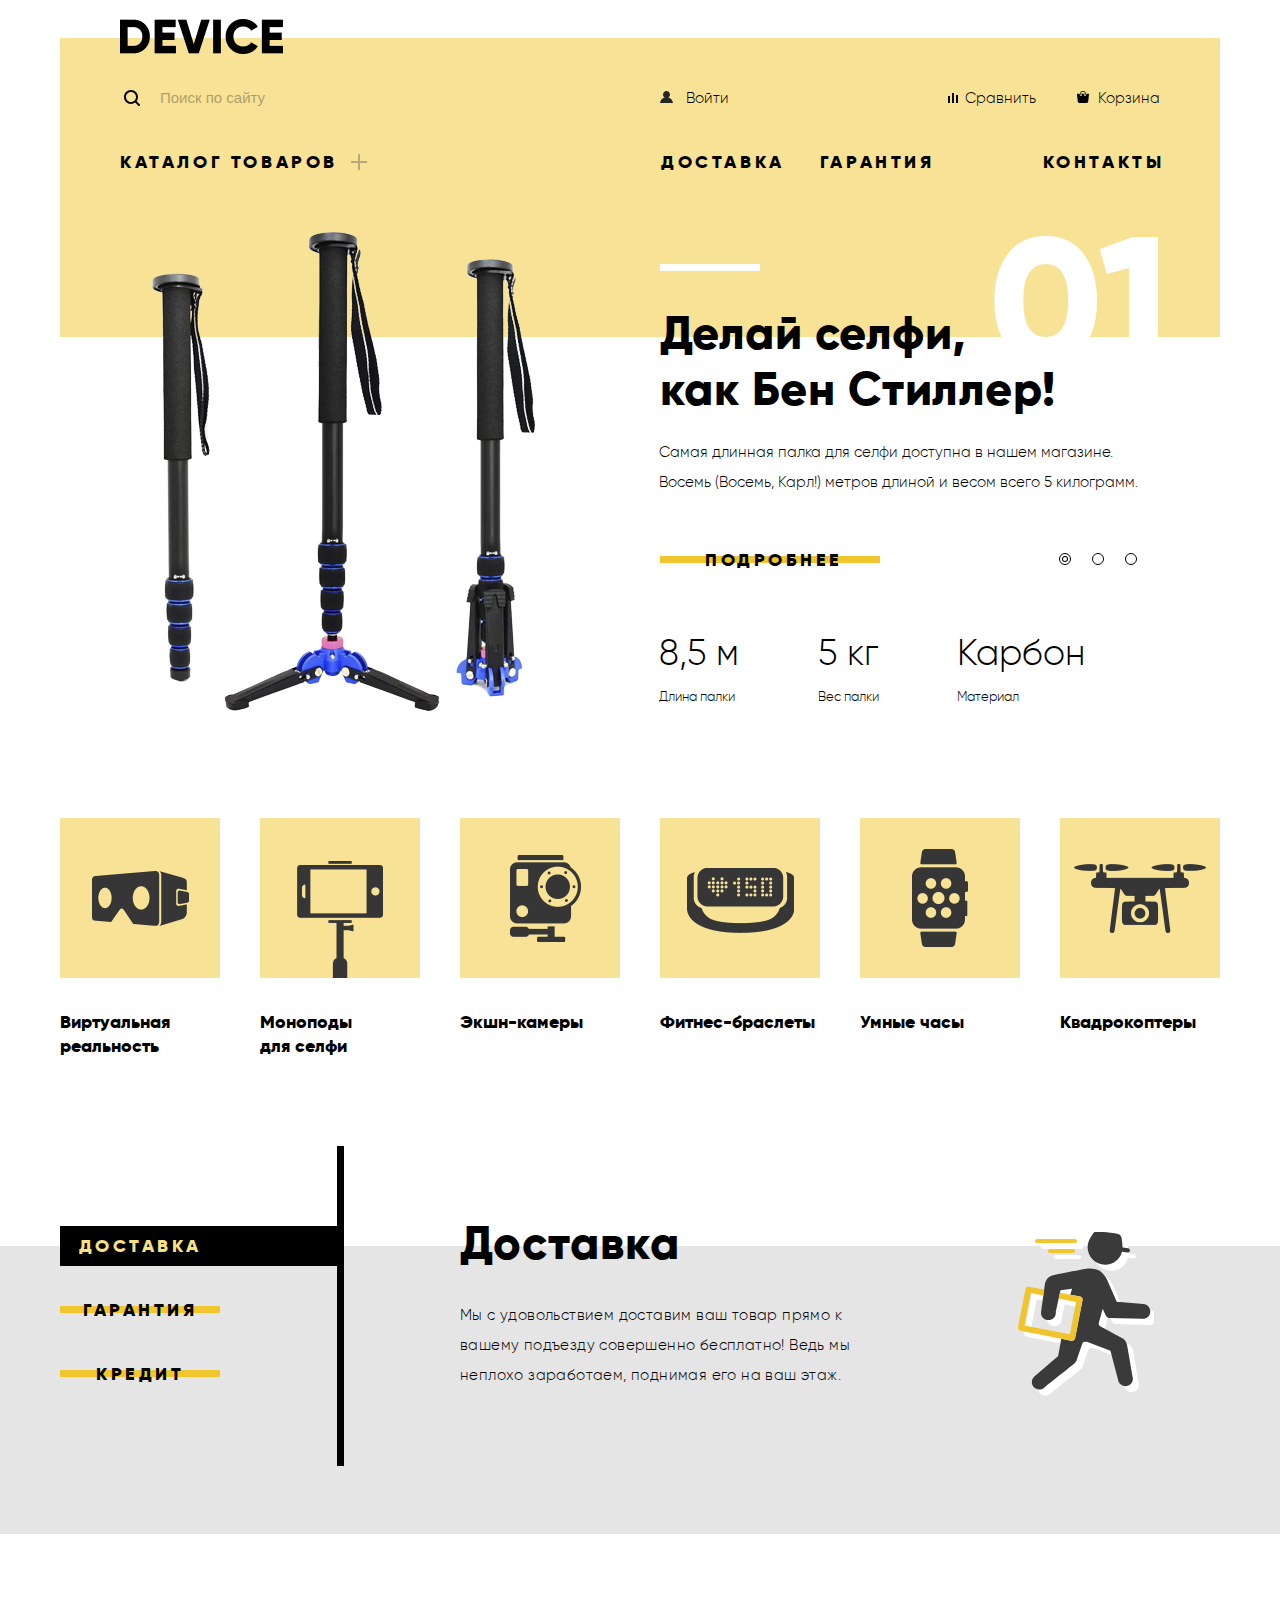
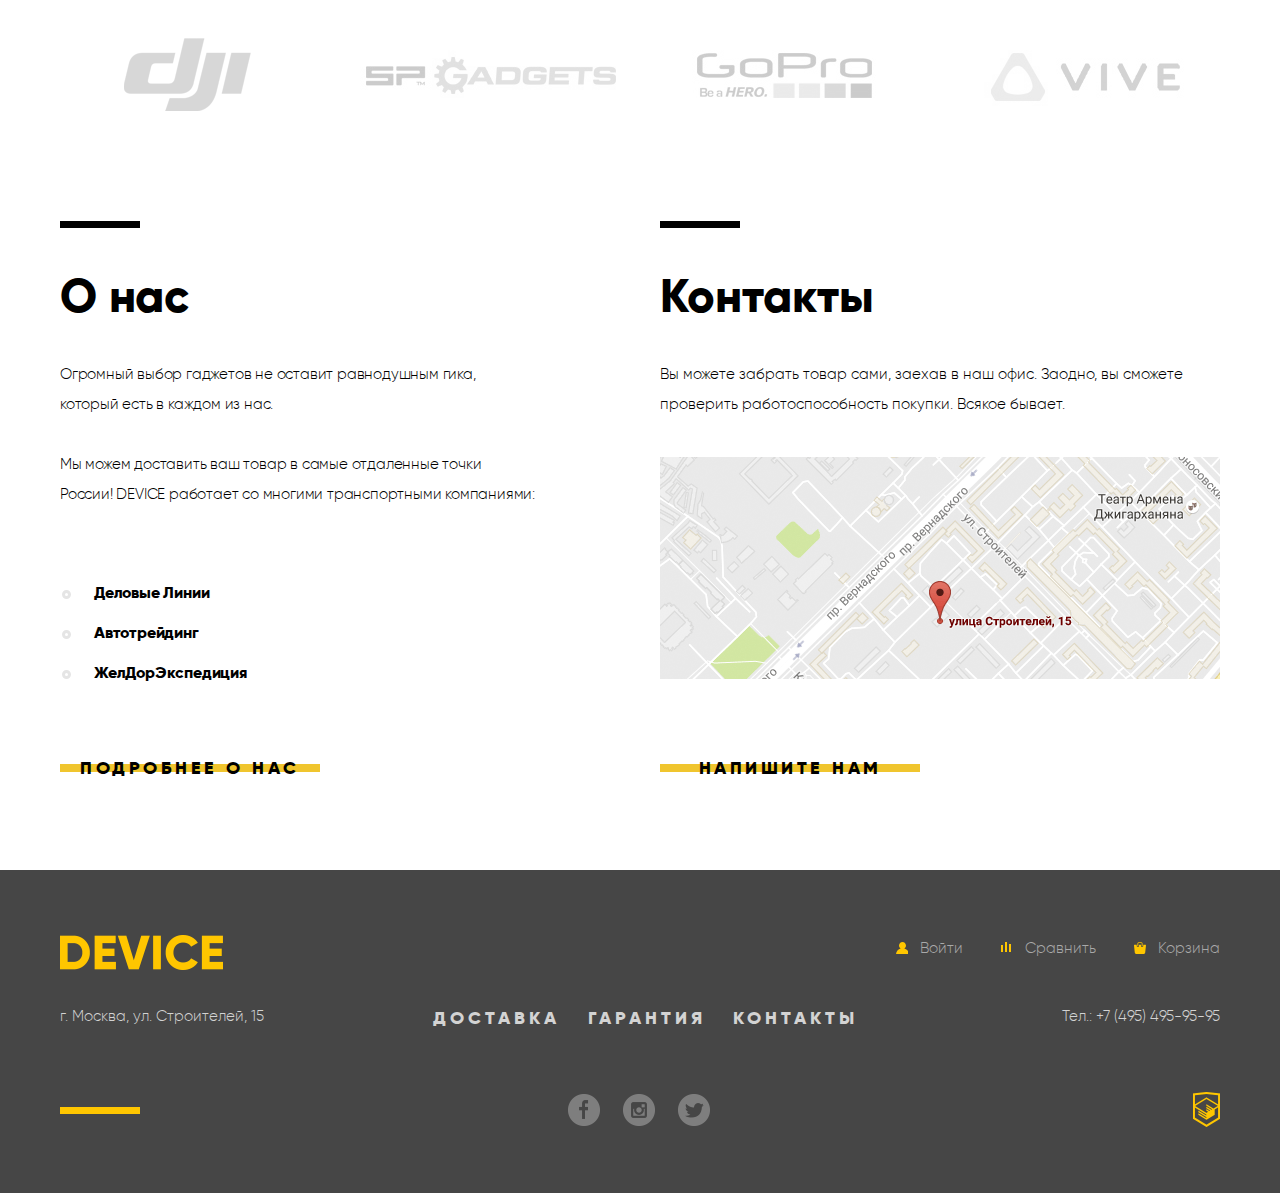
<file: index.html>
<!DOCTYPE html>
<html lang="en">
<head>
	<meta charset="UTF-8">
	<title>Device</title>
	<link rel="stylesheet" href="style/style.css">
	<link href="https://fonts.googleapis.com/css?family=Open+Sans&display=swap" rel="stylesheet">
	<link rel="stylesheet" href="fonts/Gilroyextrabold.ttf">
	<link rel="stylesheet" href="fonts/Gilroylight.ttf">
</head>
<body>
	<header>
	<div class="container">
	<div class="header-wrap">
		<div class="user-header-wrap">
		<a href="index.html" class="header-logo-link">
			<img src="img/logo.png" alt="device" class="header-logo" width="163" height="35">
		</a>
		<form action="#" class="search-form">
			<label for="serch">Поиск</label>
			<input type="text" class="serch-form-text" placeholder="Поиск по сайту" id="serch">
			<button class="serch-form-btn">Найти</button>
		</form>
		<ul class="user-navigation-list">
			<li class="user-navigation-item">
				<a href="#" class="user-navigation-link">Войти</a>
			</li>
		</ul>
		<ul class="user-menu-list">
			<li class="user-menu-item compare">
				<a href="#" class="user-navigation-link">Сравнить</a>
			</li>
			<li class="user-menu-item cart">
				<a href="#" class="user-navigation-link">Корзина</a>
			</li>
		</ul>
		</div>
		<nav class="main-navigation-wrap">
			<ul class="main-navigation-list">
				<li class="main-navigation-item item-catalog">
					<a href="catalog.html" class="main-navigation-link link-catalog">Каталог товаров</a>
					<div class="catalog-dropdown-wrap">
						<div class="catalog-dropdown-content">
						<ul class="catalog-dropdown-list">
							<li class="catalog-dropdown-item"><a href="#">Виртуальная реальность</a></li>
							<li class="catalog-dropdown-item"><a href="#">Моноподы для селфи</a></li>
							<li class="catalog-dropdown-item"><a href="#">Экшн-камеры</a></li>
						</ul>
						<ul class="catalog-dropdown-list">
							<li class="catalog-dropdown-item"><a href="#">Фитнес браслеты</a></li>
							<li class="catalog-dropdown-item"><a href="#">Умные часы</a></li>
						</ul>
						<ul class="catalog-dropdown-list">
							<li class="catalog-dropdown-item"><a href="#">Квадрокоптеры</a></li>
						</ul>
					</div>
					</div>
				</li>
				<li class="main-navigation-item">
					<a href="" class="main-navigation-link">Доставка</a>
				</li>
				<li class="main-navigation-item">
					<a href="" class="main-navigation-link">Гарантия</a>
				</li>
				<li class="main-navigation-item">
					<a href="" class="main-navigation-link">Контакты</a>
				</li>
			</ul>				
		</nav>
	</div>
	</div>
	</header>
	<main>
	<div class="container">
		<h1 class="visually-hidden">Магазин Device</h1>
	<div class="slider">
			<ul class="slider-button-list slider-button-wrapper">
				<li class="slider-button-item">
					<input type="radio" class="visually-hidden slider-radio" name="slider-button" value="1" id="slider1" checked>
					<label for="slider1" id="label1" class="radio-label"></label>
				</li>
				<li class="slider-button-item">
					<input type="radio" class="visually-hidden slider-radio" name="slider-button" value="2" id="slider2">
					<label for="slider2" id="label2" class="radio-label"></label>					
				</li>
				<li class="slider-button-item">
					<input type="radio" class="visually-hidden slider-radio" name="slider-button" value="3" id="slider3">
					<label for="slider3" id="label3" class="radio-label"></label>					
				</li>
			</ul>
		<div class="slider-bg-wrap"></div>
		<span class="slider-border"></span>
		<ul class="slider-list">
			<li class="slider-item selfie-stick active">
				<div class="slider-wrap">
				<div class="img-wrap">
					<img src="img/slider-1.png" alt="Палка для селфи" class="slider-img selfie-stick" height="486" width="384">
				</div>
				<div class="slider-content-wrap">
					<span class="slider-number">01</span>
					<b class="slider-main-caption">Делай селфи,<br> как Бен Стиллер!</b>
					<p class="slider-content">Самая длинная палка для селфи доступна в нашем магазине.<br>Восемь (Восемь, Карл!) метров длиной и весом всего 5 килограмм.</p>
					<div class="slider-details-wrap">
						<a href="#" class="slider-details-link">Подробнее</a>
					</div>
					<table class="slider-table">
						<tr class="slider-table-info ">
							<td>8,5 м</td>
							<td>5 кг</td>
							<td>Карбон</td>
						</tr>
						<tr class="slider-table-header">
							<td>Длина палки</td>
							<td>Вес палки</td>
							<td>Материал</td>
						</tr>
					</table>
				</div>
				</div>
			</li>
			<li class="slider-item">
				<div class="slider-wrap">
				<div class="img-wrap">
					<img src="img/slider-2.png" alt="Смарт браслет" class="slider-img bracelet" height="485" width="345">
				</div>
				<div class="slider-content-wrap">
					<span class="slider-number">02</span>
					<b class="slider-main-caption">Худеем<br>правильно!</b>
					<p class="slider-content">Мотивирующие фитнес-браслеты помогут найти в себе силы<br> не пропускать занятия и соблюдать диету.</p>
					<div class="slider-details-wrap">
						<a href="#" class="slider-details-link">Подробнее</a>
					</div>
					<table class="slider-table">
						<tr class="slider-table-info">
							<td>48 часов</td>
						</tr>
						<tr class="slider-table-header">
							<td>Без подзарядки</td>
						</tr>
					</table>
				</div>
				</div>
			</li>
			<li class="slider-item ">
				<div class="slider-wrap">
				<div class="img-wrap">
					<img src="img/slider-3.png" alt="Квадрокоптер" class="slider-img quadcopter" height="334" width="526">
				</div>
				<div class="slider-content-wrap">
					<span class="slider-number">03</span>
					<b class="slider-main-caption">Порхает как бабочка,<br>жалит как пчела!</b>
					<p class="slider-content">Этот обычный, на первый взгляд, квадрокоптер оснащен<br> мощным лазером, замаскированным под стандартную камеру.</p>
					<div class="slider-details-wrap">
						<a href="#" class="slider-details-link">Подробнее</a>
					</div>
					<table class="slider-table">
						<tr class="slider-table-info quadcopter">
							<td>800 м</td>
							<td>50 м</td>
						</tr>
						<tr class="slider-table-header">
							<td>Дальность полета</td>
							<td>Радиус поражения</td>
						</tr>
					</table>
				</div>
				</div>
			</li>
		</ul>
	</div>
	<div class="popular">
		<ul class="popular-list">
			<li class="popular-item">
				<a href="#" class="popular-link">
					<div class="popular-img-wrap">
						<img src="img/popular-1.png" class="popular-img" alt="Очки виртуальной реальности" width="97" height="55">
					</div>
					<p class="popular-header">Виртуальная реальность</p>
				</a>
			</li>
			<li class="popular-item">
				<a href="#" class="popular-link">
					<div class="popular-img-wrap">
						<img src="img/popular-2.png" class="popular-img" alt="Моноподы для селфи" width="86" height="117">
					</div>
					<p class="popular-header">Моноподы<br>для селфи</p>
				</a>
			</li>
			<li class="popular-item">
				<a href="#" class="popular-link">
					<div class="popular-img-wrap">
					<img src="img/popular-3.png" class="popular-img" alt="Экшн-камеры" width="71" height="87">
					</div>
					<p class="popular-header">Экшн-камеры</p>
				</a>
			</li>
			<li class="popular-item">
				<a href="#" class="popular-link">
					<div class="popular-img-wrap">
					<img src="img/popular-4.png" class="popular-img" alt="Фитнес-браслеты" width="107" height="65">
					</div>
					<p class="popular-header">Фитнес-браслеты</p>
				</a>
			</li>
			<li class="popular-item">
				<a href="#" class="popular-link">
					<div class="popular-img-wrap">
					<img src="img/popular-5.png" class="popular-img" alt="Умные часы" width="56" height="98">
					</div>
					<p class="popular-header">Умные часы</p>
				</a>
			</li>
			<li class="popular-item">
				<a href="#" class="popular-link">
					<div class="popular-img-wrap">
					<img src="img/popular-6.png" class="popular-img" alt="Квадрокоптеры" width="132" height="69">
					</div>
					<p class="popular-header">Квадрокоптеры</p>
				</a>
			</li>
		</ul>
	</div>
	<div class="services">
		<div class="services-wrap">
			<ul class="services-list">
				<li class="services-item active">Доставка</li>
				<li class="services-item">Гарантия</li>
				<li class="services-item">Кредит</li>
			</ul>
			<div class="serveces-content-wrap">
				<div class="serveces-content delivery active">
					<h2>Доставка</h2>
					<p>Мы с удовольствием доставим ваш товар прямо к вашему подъезду совершенно бесплатно! Ведь мы неплохо заработаем, поднимая его на ваш этаж.</p>
					<div class="serveces-img-wrap">
						<img src="img/delivery.svg" alt="Доставка">
					</div>
				</div>
				<div class="serveces-content warranty ">
					<h2>Гарантия</h2>
					<p>Если из-за возгорания купленного у нас товара у вас сгорит дом — не переживайте, мы выдадим вам новый.
					Товар, не дом, конечно же.</p>
					<div class="serveces-img-wrap">
						<img src="img/warranty.svg" alt="Гарантии">
					</div>
				</div>
				<div class="serveces-content credit">
					<h2>Кредит</h2>
					<p>Залезть в долговую яму стало проще! Кредитные консультанты подберут для вас наиболее выгодные 
					условия кредита. Выгодные для нашего банка, разумеется.</p>
					<div class="serveces-img-wrap">
						<img src="img/credit.svg" alt="Кредит">
					</div>
				</div>
			</div>
		</div>
	</div>
	<div class="logotypes">
		<div class="logotypes-wrap">
			<ul class="logotypes-list">
				<li class="logotypes-item">
					<a  class="logotypes-link" href="#">
					</a>
				</li>
				<li class="logotypes-item">
					<a class="logotypes-link" href="#">
					</a>
				</li>
				<li class="logotypes-item">
					<a class="logotypes-link" href="#">
					</a>
				</li>
				<li class="logotypes-item">
					<a class="logotypes-link" href="#">
					</a>
				</li>
			</ul>
		</div>
	</div>
	<div class="info">
		<div class="about-us">
			<h3 class="info-header">О нас</h3>
			<p class="info-text">Огромный выбор гаджетов не оставит равнодушным гика,<br>который есть в каждом из нас.</p>
			<p class="info-text">Мы можем доставить ваш товар в самые отдаленные точки<br> России! DEVICE работает со многими транспортными компаниями:</p>
			<ul class="delivery-list">
				<li class="delivery-item" onclick="console.log('1')">Деловые Линии</li>
				<li class="delivery-item">Автотрейдинг</li>
				<li class="delivery-item">ЖелДорЭкспедиция</li>
			</ul>
			<a href="#" class="info-link">Подробнее о нас</a>
		</div>
		<div class="contacts">
			<h3 class="info-header">Контакты</h3>
			<p class="info-text">Вы можете забрать товар сами, заехав в наш офис. Заодно, вы сможете<br> проверить работоспособность покупки. Всякое бывает.</p>
			<a class="info-map" onclick="popupMap.classList.add('open')"><img src="img/map.png" alt="Как к нам проехать" class="contact-map" width="560px" height="222"></a>
			<a class="info-link" onclick="writeUs.classList.add('open')" >Напишите нам</a>
		</div>
	</div>
	<div class="popup-write-us" id="writeUs">
		<form action="index.html" class="write-us-form">
			<div class="user-info-wrap">
				<p>
					<label for="user-name">Ваше имя:</label><br>
					<input type="text" name="user-name" id="user-name" placeholder="Имя Фамилия">	
				</p>	
				<p>
					<label for="user-email">Ваше e-mail:</label><br>
					<input type="email" name="user-email" id="user-email" placeholder="email@example.com">
				</p>
				</div>
				<p>
					<label for="user-text">Текст письма:</label><br>
					<textarea name="user-text" id="user-text" placeholder="В свободной форме"></textarea>
				</p>
				<button class="modal-submit" type="submith">Отпарвить</button>
				<button class="modal-close" onclick="writeUs.classList.remove('open')" type="button">Закрыть</button>
			</form>
	</div>
	<div class="popup-map" id="popupMap">
		<img src="img/map-big.png" alt="Как доехать" width="960" height="559">
		<button class="modal-close" onclick="popupMap.classList.remove('open')" type="button">Закрыть</button>
	</div>
	</div>
	<script type="text/javascript">
		document.querySelector(".slider-button-wrapper").addEventListener("mousedown", (event) => { 
			console.log(document.querySelector(".slider-button-wrapper label"));
		switch(event.target.id) {
  case 'label2':
  document.querySelector(".slider-item:nth-child(2)").classList.add("active");
  document.querySelector(".slider-item:nth-child(3)").classList.remove("active");
  document.querySelector(".slider-item:nth-child(1)").classList.remove("active");
    break;

  case 'label3':
  document.querySelector(".slider-item:nth-child(3)").classList.add("active");
  document.querySelector(".slider-item:nth-child(2)").classList.remove("active");
  document.querySelector(".slider-item:nth-child(1)").classList.remove("active");
    break;

  default:
	  document.querySelector(".slider-item:nth-child(3)").classList.remove("active");
	  document.querySelector(".slider-item:nth-child(2)").classList.remove("active");
	  document.querySelector(".slider-item:nth-child(1)").classList.add("active"); 
    break;
	}
	
	});

		document.querySelector(".services-list").addEventListener("click", (event) => {
			let  elems = document.querySelectorAll(".services-item");
			for (let elem of elems) {
				if(elem.classList.contains('active')) elem.classList.remove('active') ;
			}
			let  elems1 = document.querySelectorAll(".serveces-content");
			for (let elem of elems1) {
				elem.classList.remove("active");
			}
			event.target.classList.add("active");
			let text = event.target.innerHTML;
			switch(text) {
  			case 'Доставка':
  				document.querySelector(".delivery").classList.add("active");
  			break;
  			case 'Гарантия':
  				document.querySelector(".warranty").classList.add("active");
  			break;
  			default:
  				document.querySelector(".credit").classList.add("active");
  			break;
			}
	})
	</script>
	</main>
	<footer>
		<div class="main-footer">
			<div class="container">
				<div class="user-wrap">
					<a href="#"  class="logo-footer"><img src="img/logo-footer.png" alt="Лого магазина" width="163" height="35"></a>
					<ul class="user-footer-list">
						<li class="user-footer-item user">
							<a href="#" class="user-footer-link">Войти</a>
						</li>
						<li class="user-footer-item compare">
							<a href="#" class="user-footer-link">Сравнить</a>
						</li>
						<li class="user-footer-item cart">
							<a href="#" class="user-footer-link">Корзина</a>
						</li>
					</ul>
				</div>
				<div class="info-wrap">
					<p class="info-content adress">г. Москва, ул. Строителей, 15</p>
					<ul class="info-footer-list">
						<li class="info-footer-item"><a href="#" class="info-footer">Доставка</a></li>
						<li class="info-footer-item"><a href="#" class="info-footer">Гарантия</a></li>
						<li class="info-footer-item"><a href="#" class="info-footer">Контакты</a></li>
					</ul>
					<p class="info-content tel">Тел.: +7 (495) 495-95-95</p>
				</div>
				<div class="social-wrap">
					<span class="social-border"></span>
					<ul class="social-link-list">
						<li class="social-link-item">
							<a href="#" class="social-link"><img src="img/facebook.png" alt="facebook" width="32" height="32"></a>
						</li>
						<li class="social-link-item">
							<a href="#" class="social-link"><img src="img/insta.png" alt="facebook" width="32" height="32"></a>
						</li>
						<li class="social-link-item">
							<a href="#" class="social-link"><img src="img/twitter.png" alt="facebook" width="32" height="32"></a>
						</li>
					</ul>
					<a href="#" class="creator-logo"><img src="img/logo-html.png" alt="Лого создателей"></a>
				</div>
			</div>
		</div>
	</footer>
</body>
</html>
</file>
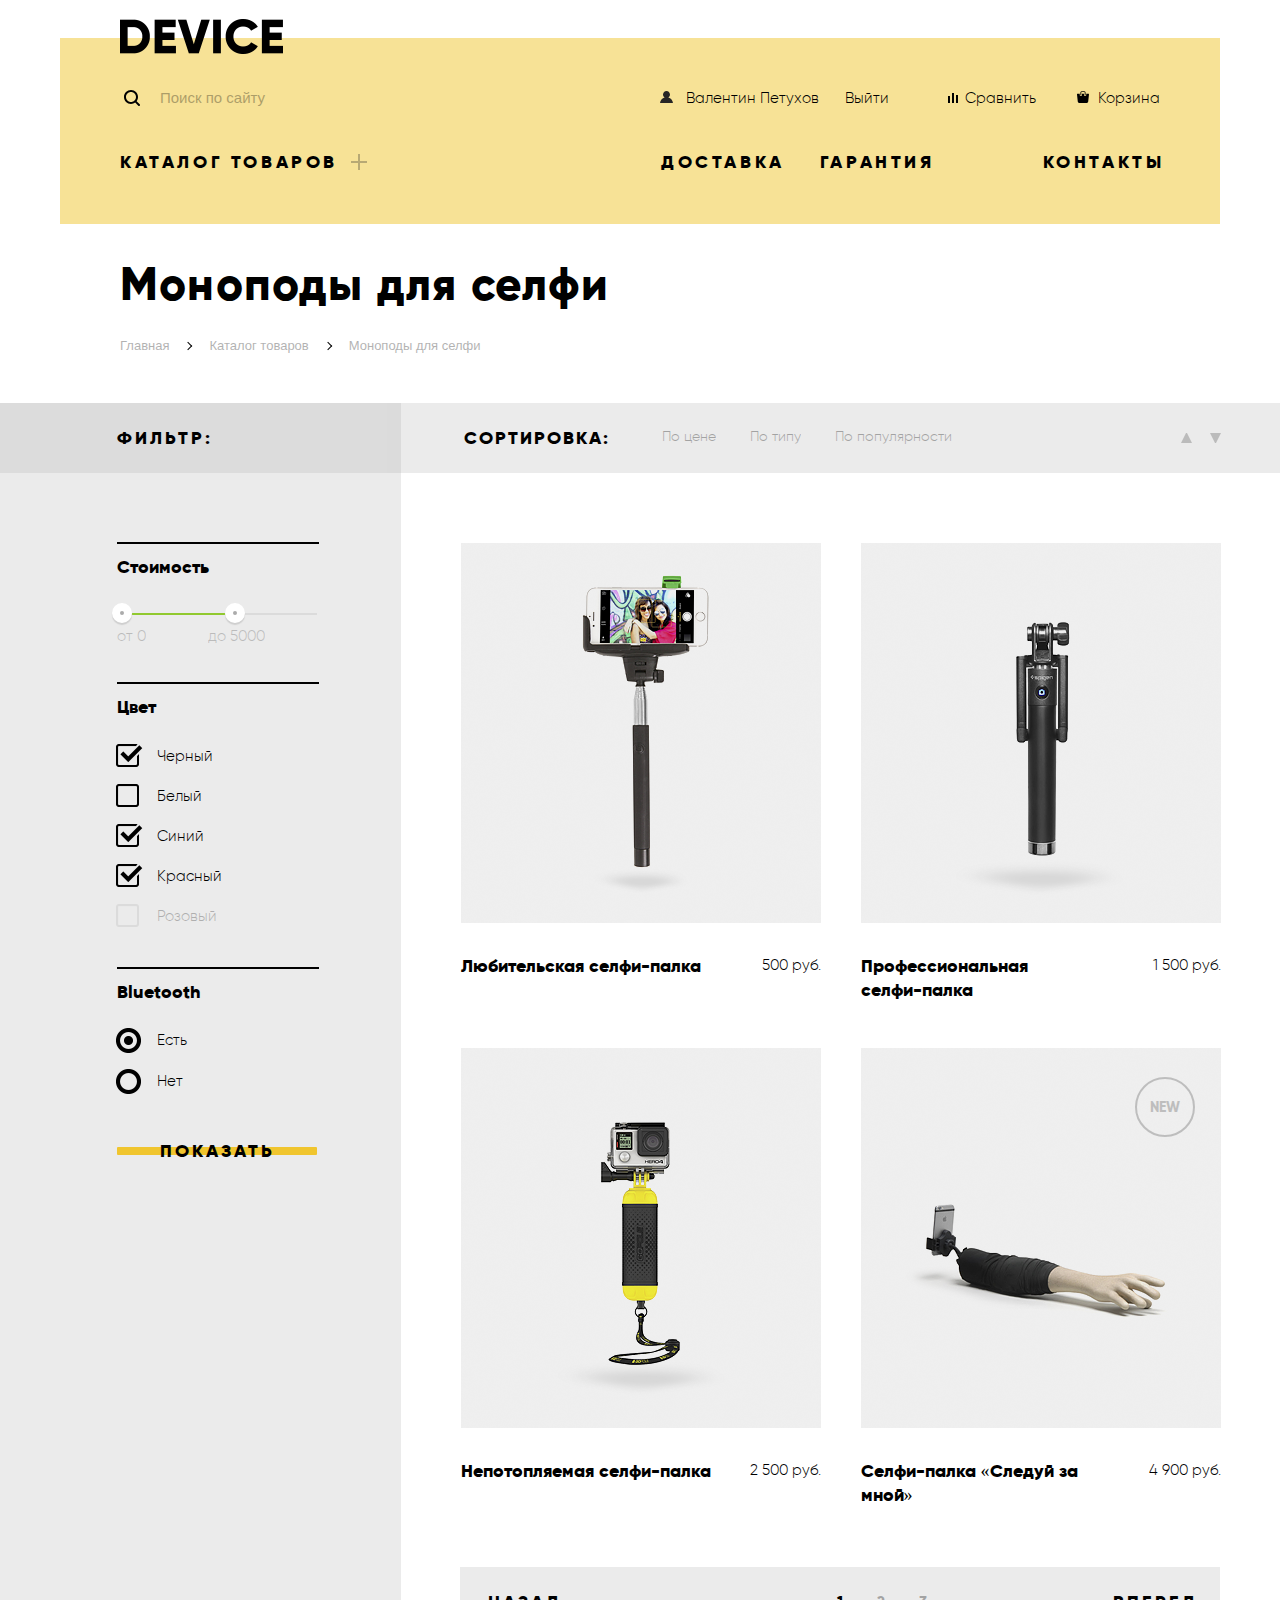
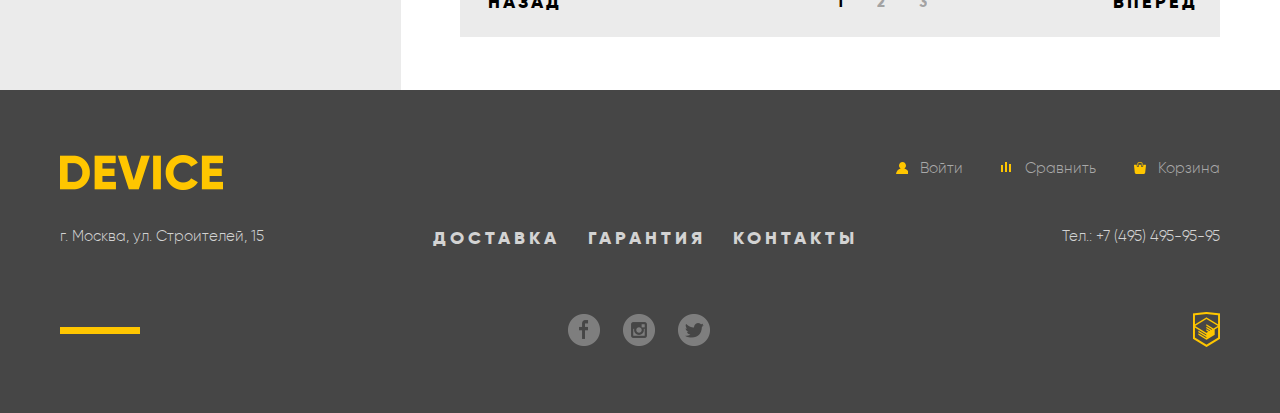
<file: catalog.html>
<!DOCTYPE html>
<html lang="en">
<head>
	<meta charset="UTF-8">
	<title>Каталог</title>
		<link rel="stylesheet" href="style/style.css">
	<link href="https://fonts.googleapis.com/css?family=Open+Sans&display=swap" rel="stylesheet">
	<link rel="stylesheet" href="fonts/Gilroyextrabold.ttf">
	<link rel="stylesheet" href="fonts/Gilroylight.ttf">
</head>
<body>
	<header>
		<div class="container">
		<div class="header-wrap header-catalog-wrap">
			<div class="user-header-wrap">
			<a href="index.html" class="header-logo-link">
				<img src="img/logo.png" alt="device" class="header-logo" width="163" height="35">
			</a>
			<form action="#" class="search-form">
				<label for="serch">Поиск</label>
				<input type="text" class="serch-form-text" placeholder="Поиск по сайту" id="serch">
				<button class="serch-form-btn">Найти</button>
			</form>
			<ul class="user-navigation-list">
				<li class="user-navigation-item">
					<a href="#" class="user-navigation-link user">Валентин Петухов</a>
				</li>
				<li class="user-navigation-item">
					<a href="#" class="user-navigation-link">Выйти</a>
				</li>
			</ul>
			<ul class="user-menu-list">
				<li class="user-menu-item compare">
					<a href="#" class="user-navigation-link">Сравнить</a>
				</li>
				<li class="user-menu-item cart">
					<a href="#" class="user-navigation-link">Корзина</a>
				</li>
			</ul>
			</div>
			<nav class="main-navigation-wrap">
				<ul class="main-navigation-list">
					<li class="main-navigation-item item-catalog">
						<a href="" class="main-navigation-link link-catalog">Каталог товаров</a>
						<div class="catalog-dropdown-wrap">
							<div class="catalog-dropdown-content">
							<ul class="catalog-dropdown-list">
								<li class="catalog-dropdown-item"><a href="#">Виртуальная реальность</a></li>
								<li class="catalog-dropdown-item"><a href="#">Моноподы для селфи</a></li>
								<li class="catalog-dropdown-item"><a href="#">Экшн-камеры</a></li>
							</ul>
							<ul class="catalog-dropdown-list">
								<li class="catalog-dropdown-item"><a href="#">Фитнес браслеты</a></li>
								<li class="catalog-dropdown-item"><a href="#">Умные часы</a></li>
							</ul>
							<ul class="catalog-dropdown-list">
								<li class="catalog-dropdown-item"><a href="#">Квадрокоптеры</a></li>
							</ul>
						</div>
						</div>
					</li>
					<li class="main-navigation-item">
						<a href="" class="main-navigation-link">Доставка</a>
					</li>
					<li class="main-navigation-item">
						<a href="" class="main-navigation-link">Гарантия</a>
					</li>
					<li class="main-navigation-item">
						<a href="" class="main-navigation-link">Контакты</a>
					</li>
				</ul>				
			</nav>
		</div>
		</div>
	</header>
	<main>
		<div class="container">
			<div class="catalog-wrapper">
				<h1 class="main-caption">Моноподы для селфи</h1>
				<ul class="breadcrumbs-list">
					<li class="breadcrumbs-item"><a href="#" class="breadcrumbs-link">Главная</a></li>
					<li class="breadcrumbs-item"><a href="#" class="breadcrumbs-link">Каталог товаров</a></li>
					<li class="breadcrumbs-item"><a href="#" class="breadcrumbs-link">Моноподы для селфи</a></li>
				</ul>				
			</div>
		</div>
			<div class="bg-wrapper">
				<div class="content-wrapper">
					<section class="filter filter-wrapper">
						<p class="filter-subtitle spacing-text">Фильтр:</p>
						<form action="#" class="filter-form">
							<div class="filter-section filter-price">
								<b class="filter-heading bold-text">Стоимость</b>
								<div class="range-filter">
									<div class="range-control">
										<div class="scale">
											<div class="bar"></div>
										</div>
										<div class="toggle toggle-min">
											<span class="toggle-value toggle-value-min">от 0</span>	
										</div>
										<div class="toggle toggle-max">
											<span class="toggle-value toggle-value-max">до 5000</span>
										</div>
									</div>
								</div>
							</div>
							<div class="filter-section filter-color">
								<b class="filter-heading bold-text">Цвет</b>
								<ul class="filter-color-list">
									<li class="filter-color-item">								
										<input type="checkbox" name="color" id="color-black" value="Black" class="filter-color-inp" checked>
										<label for="color-black" class="color-label">Черный</label>	
									</li>
									<li class="filter-color-item">
										<input type="checkbox" name="color" id="color-white" value="White" class="filter-color-inp">
										<label for="color-white" class="color-label">Белый</label>	
									</li>
									<li class="filter-color-item">
										<input type="checkbox" name="color" id="color-blue" value="Blue" class="filter-color-inp" checked>
										<label for="color-blue" class="color-label">Синий</label>	
									</li>
									<li class="filter-color-item">
										<input type="checkbox" name="color" id="color-red" value="Red" class="filter-color-inp" checked>
										<label for="color-red" class="color-label">Красный</label>	
									</li>
									<li class="filter-color-item">
										<input type="checkbox" name="color" id="color-pink" value="Pink" class="filter-color-inp" disabled>
										<label for="color-pink" class="color-label">Розовый</label>	
									</li>
								</ul>
							</div>
							<div class="filter-section filter-bluetooth">
								<b class="filter-heading bold-text">Bluetooth</b>
								<ul class="bluetooth-list">
									<li class="bluetooth-item">
											<input type="radio" name="bluetooth" id="bluetooth-yes" class="filter-bluetooth-inp" checked>
											<label for="bluetooth-yes" class="bluetooth-label">Есть</label>
									</li>
									<li class="bluetooth-item">
											<input type="radio" name="bluetooth" id="bluetooth-no" class="filter-bluetooth-inp" >
											<label for="bluetooth-no" class="bluetooth-label">Нет</label>
									</li>
								</ul>
							</div>
							<button type="submit" class="filter-submith">Показать</button>
						</form>
					</section>
					<div class="main-content-wrapper">
						<section class="products">
							<div class="sorting-wrapper">
								<p class="subtitle spacing-text">Сортировка:</p>
								<ul class="sorting-list">
									<li class="sorting-item"><a href="#" class="sorting-link">По цене</a></li>
									<li class="sorting-item"><a href="#" class="sorting-link">По типу</a></li>
									<li class="sorting-item"><a href="#" class="sorting-link">По популярности</a></li>
								</ul>
								<ul class="sorting-icons-list">
									<li class="sorting-icons-item"><a href="#" class="icon-link up">Вверх</a></li>
									<li class="sorting-icons-item"><a href="#" class="icon-link down">Вниз</a></li>
								</ul>
							</div>
							<div class="products-wrapper">
								<ul class="product-list">
									<li class="product-item">
										<div class="product-wrapper">
											<img src="img/item-1.png" width="360" height="380" alt="Любительская селфи-палка" class="product-icon">
											<div class="price-wrap">
												<p class="bold-text">Любительская селфи-палка</p>
												<span class="prodcut-price">500 руб.</span>
											</div>
										</div>
										<div class="product-button-wrapper">
											<button class="button-bye spacing-text">В корзину</button>
											<p class="text-compare">Добавить к сравнению</p>
										</div>
									</li>
									<li class="product-item">
										<div class="product-wrapper">
											<img src="img/item-2.png" width="360" height="380" alt="Профессиональная селфи-палка" class="product-icon">
											<div class="price-wrap">
												<p class="bold-text">Профессиональная <br>селфи-палка</p>
												<span class="prodcut-price">1 500 руб.</span>
											</div>
										</div>
										<div class="product-button-wrapper">
											<button class="button-bye spacing-text">В корзину</button>
											<p class="text-compare">Добавить к сравнению</p>
										</div>
									</li>
									<li class="product-item">
										<div class="product-wrapper">
											<img src="img/item-3.png" width="360" height="380" alt="Непотопляемая селфи-палка" class="product-icon">
											<div class="price-wrap">
												<p class="bold-text">Непотопляемая селфи-палка</p>
												<span class="prodcut-price">2 500 руб.</span>												
											</div>
										</div>
										<div class="product-button-wrapper">
											<button class="button-bye spacing-text">В корзину</button>
											<p class="text-compare">Добавить к сравнению</p>
										</div>
									</li>
									<li class="product-item new">
										<div class="product-wrapper">
											<img src="img/item-4.png" width="360" height="380" alt="Селфи-палка «Следуй за мной»" class="product-icon">
											<div class="price-wrap">
												<p class="bold-text">Селфи-палка «Следуй за <br>мной»</p>
												<span class="prodcut-price">4 900 руб.</span>
											</div>
										</div>
										<div class="product-button-wrapper">
											<button class="button-bye spacing-text ">В корзину</button>
											<p class="text-compare">Добавить к сравнению</p>
										</div>
									</li>
								</ul>
							</div>
						</section>
						<section class="pagination">
							<div class="pagination-wrapper">
								<button class="pagination-button spacing-text">Назад</button>
								<ul class="pagination-numbers">
									<li class="pagination-num"><a href="#" class="pagination-link current">1</a></li>
									<li class="pagination-num"><a href="#" class="pagination-link">2</a></li>
									<li class="pagination-num"><a href="#" class="pagination-link">3</a></li>
								</ul>
								<button class="pagination-button spacing-text">Вперед</button>
							</div>
						</section>
					</div>
				</div>
			</div>
	</main>
	<footer>
		<div class="main-footer footer-catalog">
			<div class="container">
				<div class="user-wrap">
					<a href="#"  class="logo-footer"><img src="img/logo-footer.png" alt="Лого магазина" width="163" height="35"></a>
					<ul class="user-footer-list">
						<li class="user-footer-item user">
							<a href="#" class="user-footer-link">Войти</a>
						</li>
						<li class="user-footer-item compare">
							<a href="#" class="user-footer-link">Сравнить</a>
						</li>
						<li class="user-footer-item cart">
							<a href="#" class="user-footer-link">Корзина</a>
						</li>
					</ul>
				</div>
				<div class="info-wrap">
					<p class="info-content adress">г. Москва, ул. Строителей, 15</p>
					<ul class="info-footer-list">
						<li class="info-footer-item"><a href="#" class="info-footer">Доставка</a></li>
						<li class="info-footer-item"><a href="#" class="info-footer">Гарантия</a></li>
						<li class="info-footer-item"><a href="#" class="info-footer">Контакты</a></li>
					</ul>
					<p class="info-content tel">Тел.: +7 (495) 495-95-95</p>
				</div>
				<div class="social-wrap">
					<span class="social-border"></span>
					<ul class="social-link-list">
						<li class="social-link-item">
							<a href="#" class="social-link"><img src="img/facebook.png" alt="facebook" width="32" height="32"></a>
						</li>
						<li class="social-link-item">
							<a href="#" class="social-link"><img src="img/insta.png" alt="facebook" width="32" height="32"></a>
						</li>
						<li class="social-link-item">
							<a href="#" class="social-link"><img src="img/twitter.png" alt="facebook" width="32" height="32"></a>
						</li>
					</ul>
					<a href="#" class="creator-logo"><img src="img/logo-html.png" alt="Лого создателей"></a>
				</div>
			</div>
		</div>
	</footer>
</body>
</file>
<file: style/style.css>
@font-face {
	font-family: GilroyBold;
	src: url("../fonts/Gilroyextrabold.ttf");
}
@font-face {
	font-family: GilroyLight;
	src: url("../fonts/Gilroylight.ttf");
}
@font-face {
	font-family: OpenSans-Light;
	src: url("../fonts/Gilroylight.ttf");
}
@font-face {
	font-family: OpenSans-Regular;
	src: url("../fonts/Gilroylight.ttf");
}
body {
	margin: 0;

	font-family:'OpenSans-Regular', sans-serif;
	font-weight: 400;
	font-size: 15px;
	line-height: 30px;
	
	color: #000000;
	background-color: #fff;
}
a {
	color: #000000;
	text-decoration: none;
}


.container {
	width: 1160px;
	margin: 0 auto;
}

.visually-hidden {
	position: absolute !important;
	clip: rect(1px 1px 1px 1px); /* IE6, IE7 */
	clip: rect(1px, 1px, 1px, 1px);
	padding:0 !important;
	border:0 !important;
	height: 1px !important; 
	width: 1px !important; 
	overflow: hidden;
}

.bold-text {
	font-family: 'GilroyBold';
	font-size: 18px;
	line-height: 24px;
}

.spacing-text {
	font-family: 'GilroyBold';
	font-size: 18px;
	letter-spacing: 3px;
	line-height: 24px;
	text-transform: uppercase;
}

.header-wrap {
	box-sizing: border-box;
	position: relative;
	width: 100%;
	margin-top: 38px;
	padding: 40px 60px 10px;

	background-color: #f7e296;
}

.user-header-wrap {
	display: flex;
}

.header-logo-link {
	height: 35px;

	position: absolute;
	top: -19px;
	left: 60px;
}

.header-logo-link:hover,
.header-logo-link:focus {
	opacity: .6;
}

.header-logo-link:active {
	opacity: .3;
}

.search-form {
	position: relative;
	width: 540px;
	font-size: 0;
}

.serch-form-text {
	height: 36px;

	padding-left: 40px;


	background-color: transparent;
	color: #000000;

	border: none;
	outline: none;

	font-size: 15px;
	line-height: 30px;
}

.search-form label::before {
	content: "";

	position: absolute;
	left: 4px;
	top: 12px;


	display: block;

	width: 16px;
	height: 16px;

	background-position: 0 0;
	background-repeat: no-repeat;
	background-image: url(../img/search.svg);
}

.serch-form-text:focus {
	height: 35px;
	border-bottom: 2px solid #000000;
}

.serch-form-text::placeholder {
	
	color: #000000;
	opacity: .3;
}

.serch-form-text:hover::placeholder {
	opacity: .6;
}

.serch-form-text:focus::placeholder {
	opacity: 1;
}

.serch-form-text:focus+.serch-form-btn {
	display: inline-block;
}

.serch-form-btn {
	display: none;
	width: 80px;
	height: 40px;

	background-color: transparent;
	color: #000000;

	border: 2px solid #000000;

	font-size: 15px;
	line-height: 30px;
}

.serch-form-btn:hover,
.serch-form-btn:focus {
	background-color: #000000;
	color: #ffffff;
}


.serch-form-btn:active {
	opacity: .3;
}


.user-navigation-list {
	display: flex;
	padding: 0;
	margin: 0;
	margin-right: auto;

	list-style: none;
}

.user-navigation-item {
	box-sizing: border-box;
	position: relative;
	min-width: 75px;
}

.user-navigation-item:first-child::before {
	content: "";

	position: absolute;
	top: 13px;
	left: 0;

	display: block;

	width: 13px;
	height: 12px;

	background-image: url(../img/user.svg);
	background-position: 0 0;
	background-repeat: no-repeat;
}

.user-navigation-link {
	display: block;
	padding-left: 26px;

	line-height: 40px;
}

.user-navigation-item:hover,
.user-navigation-item:focus,
.user-menu-item:hover,
.user-menu-item:focus {
	opacity: .6;
}

.user-navigation-item:active,
.user-menu-item:active{
	opacity: .3
}

.user-menu-list {
	display: flex;
	justify-content: space-between;
	min-width: 224px;
	padding: 0;
	margin: 0;

	list-style: none;
}

.user-menu-item {
	position: relative;
	min-width: 100px;
	text-align: right;
}

.cart::before {
	content: '';

	position: absolute;
	top: 13px;
	left: 17px;

	display: block;

	width: 12px;
	height: 12px;

	background-image: url("../img/cart.svg");
	background-repeat: no-repeat;
}

.compare::before {
	content: '';

	position: absolute;
	top: 15px;
	left: 12px;

	display: block;

	width: 10px;
	height: 10px;

	background-image: url("../img/compare.svg");
	background-position: 0 0 ;
	background-repeat: no-repeat;
}

.main-navigation-list {
	display: flex;
	justify-content: space-between;
	padding: 0;
	margin: 0;
	min-width: 120px;
	margin-top: 32px;

	list-style: none;

	font-family: 'GilroyBold';
	font-size: 18px;
	letter-spacing: .2em;
	line-height: 24px;
	text-align: right;

	text-transform: uppercase;
}


.link-catalog {
	position: relative;
	display: block;
	width: 220px;
}

.link-catalog::after {
	content: "";

	position: absolute;
	width: 16px;
	height: 2px;

	top: 11px;
	left: 105%;

	background-color: #b8a974;
}

.link-catalog::before {
	content: "";

	position: absolute;
	width: 16px;
	height: 2px;

	top: 11px;
	left: 105%;

	transform: rotate(90deg);

	background-color: #b8a974;
}

.link-catalog:hover + 
.catalog-dropdown-wrap,
.catalog-dropdown-wrap:hover {
	display: block;
}

.main-navigation-item:first-child {
	min-width: 541px;
	text-align: left;
}
.main-navigation-item:last-child {
	margin-left: 108px;
}
.main-navigation-item:nth-child(3) {
	margin-left: 35px;
	margin-right: auto;
}

.main-navigation-link:hover,
.main-navigation-link:focus{
	opacity: .6;
}

.main-navigation-link:active {
	opacity: .3;
}

.catalog-dropdown-wrap {
	  display: none;

    width: 1100px;
    min-height: 118px;
    padding-top: 35px;
    padding-bottom: 10px;
    padding-left: 60px;

    position: absolute;
    left: 0px;

    font-family: 'Open-Sans', sans-serif;
    font-weight: 400;
    font-size: 15px;
    line-height: 36px;
    letter-spacing: 0;
    text-transform: none;

    z-index: 2;

    background-color: #f7e296;
}

.catalog-dropdown-content {
	width: 550px;
	display: flex;
	justify-content: space-between;
}

.catalog-dropdown-list {
	list-style: none;
	padding: 0;
}

.catalog-dropdown-item a:hover,
.catalog-dropdown-item a:focus {
	opacity: .6
}

.catalog-dropdown-item a:active {
	opacity: .3
}


.slider {
	position: relative;
	height: 600px;
	margin: 0 60px;
}

.slider-button-wrapper {
  position: absolute;
  right: 0;
  top: 369px;
  margin-right: 23px;
  display: flex;
  width: 78px;
  justify-content: space-between;
  z-index: 1;
}

.slider-button-list {
	list-style: none;
	padding: 0;
	margin: 0;
	margin-right: 23px;
}

.slider-button-wrapper input {
	display: block;
} 

.radio-label {
  display: block;
  position: relative;
  width: 10px;
  height: 10px;
  border-radius: 50%;
  border: 1px solid black;
	cursor: pointer;
}

.radio-label::before {
  content: "";
  display: none;
  width: 4px;
  height: 4px;
  position: absolute;
  top: 3px;
  left: 3px;

  border-radius: 50%;
 	box-shadow:  0px 0px 0px 1px rgba(0,0,0,1);

  background-color: white;
}

.slider-radio:checked ~ .radio-label::before{
	display: block;
}

.slider-radio:disabled ~ .radio-label::before{
	display: none;
}

.slider-bg-wrap {
	box-sizing: border-box;
	width: 1160px;
	height: 153px;
	position: absolute;
	left: -60px;
	z-index: -1;

	background-color: #f7e296;
}
.slider-list {
	padding: 0;
	margin: 0;

	list-style: none;
}

.slider-wrap {
	display: flex;
}

.slider-item {
	display: none;
}

.slider-item.active {
	display: block;
}

.img-wrap {
	position: relative;
	box-sizing: border-box;
	width: 520px;
}

.slider-img {
	max-width: 100%;
	max-height: 100%;
	position: absolute;
}

.slider-img.selfie-stick {
  top: 44px;
  right: 105px;
}


.slider-img.bracelet {
	top: 54px;
	right: 118px;
}

.slider-img.quadcopter {
	top: 107px;
	right: 28px;
}

.slider-content-wrap {
	box-sizing: border-box;
	position: relative;
	width: 520px;
	padding-left: 10px;
	padding-top: 42px;
}

.slider-border {
	display: block;
	width: 100px;
	height: 7px;
	position: absolute;
	top: 80px;
	left: 540px;
	background-color: #fff;
}

.slider-number {
	position: absolute;
	right: -11px;
	top: 104px;

	font-family: 'GilroyBold';
	font-size: 180px;
	color: #ffffff;
	z-index: -1;
}

.slider-main-caption {
	display: block;
	margin-top: 79px;
	margin-left: 10px;

	font-family: 'GilroyBold';
	font-size: 47px;
	line-height: 56px;
	letter-spacing: .01em;
	white-space: nowrap;
}

.slider-content {
	margin-top: 20px;
	margin-left: 9px;
}
.slider-details-wrapper {
	margin-left: 10px;
}

.slider-details-link {
	box-sizing: border-box;
	position: relative;
	display: inline-block;
	width: 220px;
	margin: 0 auto;
	margin-top: 28px;
	margin-left: 10px;
	padding-left: 45px;

	font-family: 'GilroyBold';
	font-size: 18px;
	line-height: 40px;
	text-transform: uppercase;
	letter-spacing: 3.5px;
}

.slider-details-link:before {
	content: "";
	display: block;
	position: absolute;
	width: 220px;
	height: 7px;
	top: 16px;
	left: 0px;
	background-color: #f0c52e;
	z-index: -1;
}

.slider-details-link:hover:before,
.slider-details-link:focus:before{
	height: 100%;
	top: 0;
}

.slider-details-link:active {
	color: rgba(0,0,0, .3);
}

.slider-table {
		margin-top: 40px;
 		border-spacing: 8px;
}


.slider-table-info {
	font-family: 'OpenSans-Light', sans-serif;
	font-size: 36px;
	line-height: 48px;
}

.slider-table-info td {
	padding-right: 70px;
	white-space: nowrap;
}

.slider-table-info.quadcopter td {
	padding-right: 53px;
}

.slider-table-header {
	margin-left: 7px;
  margin-top: 50px;

	font-family: 'OpenSans-Light', sans-serif;
	font-size: 13px;
	line-height: 20px;
}

.popular {
	min-height: 220px;
	margin-top: 34px;
}

.popular-list {
	display: flex;
	justify-content: space-between;
	list-style: none;
	padding: 0;
	margin: 0;
}

.popular-item {
	width: 160px;
}

.popular-img-wrap {
	display: flex;
	justify-content: center;
	margin: auto;
	align-items: center;
	width: 160px;
	height: 160px;
	margin-bottom: 32px;
	background-color: #f7e296;
}



.popular-item:nth-child(2) .popular-img-wrap {
	align-items: flex-end;
}

.popular-link:hover .popular-img-wrap,
.popular-link:focus .popular-img-wrap{
	background-color: #f0c52e;
}

.popular-link:active .popular-img,
.popular-link:active .popular-header {
	opacity: .3;
}

.popular-item:nth-child(3) .popular-img {
	padding-left: 10px; 
}

.popular-item:nth-child(4) .popular-img {
	padding-top: 5px;
}


.popular-header {
	font-family: 'GilroyBold';
	font-size: 18px;
	line-height: 24px;
}

.services {
	margin-top: 70px;
}

.services-list {
	box-sizing: border-box;
	width: 284px;
	height: 320px;
	border-right: 7px solid #000000;
	padding: 0;
	padding-top: 80px;
	margin: 0;
	list-style: none;
}

.services-item {
	position: relative;
	width: 160px;
	margin-bottom: 24px;

  text-align: center;
  letter-spacing: 3.5px;
	font-family: 'GilroyBold';
	text-transform: uppercase;
	font-size: 18px;
	line-height: 40px;
	cursor: pointer;
}

.services-item label {
}

.services-item:before {
	content: "";
	position: absolute;
	display: block;
	height: 7px;
	width: 100%;
	background-color: #f0c52e;
	left: 0;
	top: 16px;
	z-index: -1;
}

.services-item:hover:before {
	height: 100%;
	top: 0;
}

.services-item:active {
	background-color: #000;
	color: #f7e184;
}

.services-item:active:after {
	content: "";
	display: block;
	position: absolute;
	background-color: #000;
	width: 100%;
	height: 40px;
	top: 0;
	left: 75%;
	z-index: -1;
}

.services-item.active {
	background-color: #000;
	color: #f7e184;
}

.services-item.active:after{
	content: "";
	display: block;
	position: absolute;
	background-color: #000;
	width: 100%;
	height: 40px;
	top: 0;
	left: 75%;
	z-index: -1;
}

.services-wrap {
	display: flex;
	position: relative;
}

.services-wrap:after {
		content: "";
    display: block;
    position: absolute;
    height: 288px;
    width: 1349px;
    background-color: #e5e5e5;
    top: 100px;
    left: -95px;
    z-index: -2;
}

.serveces-content-wrap {
	box-sizing: border-box;
	width: 872px;
	position: relative;
	margin-top: 26px;
	padding-left: 116px;
}
.serveces-content h2{
	margin-top: 47px;
	margin-bottom: 33px;

	font-size: 47px;
	line-height: 48px;
	font-family: 'GilroyBold';
	letter-spacing: 1px;
}

.serveces-content p{
	width: 440px;
	letter-spacing: 0.4px;
}

.serveces-img-wrap{
	display: flex;
	justify-content: center;
	align-items: center;
	width: 180px;
	height: 200px;
	position: absolute;
	right: 40px;
	top: 42px;
}


.serveces-content {
	display: none;
}

.serveces-content.active {
	display: block;
}

.logotypes-list  {
	display: flex;
	justify-content: space-between;
	padding: 0;
	margin: 0;
	margin-top: 160px;
	list-style: none;
}

.logotypes-item {
	width: 260px;
	height: 100px;
}

.logotypes-link {
	display: block;
	width: 100%;
	height: 100%;
	opacity: .2
}

.logotypes-item:first-child .logotypes-link{
	background-image: url(../img/logo-1relax.png);
}

.logotypes-item:first-child:hover .logotypes-link{
	background-image: url(../img/logo-1.png);
	opacity: 1;
}

.logotypes-item:nth-child(2) .logotypes-link{
	background-image: url(../img/logo-2relax.png);
}

.logotypes-item:nth-child(2):hover .logotypes-link{
	background-image: url(../img/logo-2.png);
	opacity: 1;
}

.logotypes-item:nth-child(3) .logotypes-link{
	background-image: url(../img/logo-3relax.png);
}

.logotypes-item:nth-child(3):hover .logotypes-link{
	background-image: url(../img/logo-3.png);
	opacity: 1;
}

.logotypes-item:nth-child(4) .logotypes-link{
	background-image: url(../img/logo-4relax.png);
}

.logotypes-item:nth-child(4):hover .logotypes-link{
	background-image: url(../img/logo-4.png);
	opacity: 1;
}

.info {
	display: flex;
	justify-content: space-between;
	margin-top: 95px;
}

.about-us	{
	position: relative;
	width: 460px;

	letter-spacing: -.2px;
}

.about-us:before {
	content: "";
	position: absolute;
	top: 0;
	left: 0;
	display: block;
	width: 80px;
	height: 7px;

	background-color: #000000;
}

.info-header {
	margin-top: 51px;
  margin-bottom: 39px;

	font-size: 47px;
	line-height: 48px;
	font-family: 'GilroyBold';
}

.info-text {
	margin-top: 30px;

	font-family: 'OpenSans-Light', sans-serif;
	font-size: 15px;
	line-height: 30px;
	white-space: nowrap;
}

.delivery-list {
	padding: 0;
	padding-left: 34px;
	margin: 0;
	margin-top: 64px;
	list-style: none;

	font-family: 'GilroyBold';
	font-size: 16px;
	line-height: 40px;
}

.delivery-item {
	position: relative;
}

.delivery-item:before {
	content: "";
	display: block;
	position: absolute;
	top: 17px;
	left: -32px;
	width: 3px;
	height: 3px;
	border: 3px solid #e5e5e5;
	border-radius: 50%;
}

.info-link	{
	display: block;
	position: relative;
	width: 260px;

	text-align: center;
	font-family: 'GilroyBold';
	font-size: 18px;
	line-height: 40px;
	text-transform: uppercase;
	letter-spacing: 3.5px;
}

.info-link:before {
	content: '';
	position: absolute;
	top: 16px;
	left: 0;

	height: 8px;
	width: 100%;
	background-color: #f0c52e;

	z-index: -2;
}

.info-link:hover:before,
.info-link:focus:before {
	top: 0;
	height: 100%;
}

.info-link:active {
	color: rgba(0, 0, 0, .3);
}

.about-us .info-link {
	margin-top: 55px;
}
.contacts {
	position: relative;
	width: 560px;
}

.contacts:before {
	content: "";
	position: absolute;
	top: 0;
	left: 0;
	display: block;
	width: 80px;
	height: 7px;

	background-color: #000000;
}

.contact-map {
	margin-top: 23px;
}

.contacts .info-link {
	margin-top: 59px;
}




.main-footer {
	min-height: 323px;
	background-color: #464646;
	margin-top: 82px;
	color: #d3d3d3;
}

.footer-catalog {
	margin-top: 0;
}

.user-wrap {
	display: flex;
	justify-content: space-between;
	padding-top: 65px
}

.logo-footer {
	height: 35px;
}

.logo-footer:focus,
.logo-footer:hover {
	opacity: .6;
}

.logo-footer:active{
	opacity: .3;
}

.user-footer-list {
	display: flex;
	justify-content: space-between;
	width: 300px;
	list-style: none;
	padding: 0;
	margin: 0;
	font-size: 15px;
	line-height: 26px;
}

.user-footer-item {
	position: relative;
}

.user-footer-item:before {
	content: "";
	display: block;
	position: absolute;
	top: 7px;
	left: -24px;
	width: 12px;
	height: 12px;
}
.user-footer-item.user:before {
	background-image: url(../img/user-footer.svg);
}
.user-footer-item.cart:before {
	background-image: url(../img/cart-footer.svg);
}
.user-footer-item.compare:before {
	background-image: url(../img/compare-footer.svg);
}

.user-footer-link{
	color: #d3d3d3;
	opacity: .7;
}

.user-footer-link:hover,
.user-footer-link:focus {
	opacity: 1;
}

.user-footer-link:active {
	opacity: .3
}

.info-wrap {
	display: flex;
	justify-content: space-between;
	margin-top: 16px;
}

.info-footer-list {
	display: flex;
	justify-content: space-between;
	width: 425px;

	list-style: none;
	padding: 0;
	padding-top: 12px;
	padding-right: 35px;
	margin: 0;

	font-family: 'GilroyBold';
	font-size: 18px;
	line-height: 24px;
	text-transform: uppercase;
	letter-spacing: 4px;
}

.info-footer-link {
	width: 100%;
	color: #d3d3d3
}

.info-footer {
	display: block;
	padding-top: 8px;
	color: #d3d3d3
}

.info-footer:focus,
.info-footer:hover {
	opacity: .6;
}

.info-footer:active {
	opacity: .3;
}

.social-wrap {
	display: flex;
	justify-content: space-between;
	padding-top: 46px;
}

.social-border {
	width: 80px;
	height: 7px;
	margin-top: 15px;
	background-color: #ffc600;
}

.social-link-list {
	display: flex;
	justify-content: space-between;
	width: 142px;
	margin: 0;
	padding: 0;
	padding-top: 2px;
	padding-right: 55px;
	list-style: none;
}

.social-link {
	opacity: .3;
}

.social-link:focus,
.social-link:hover {
	opacity: 1;
}

.social-link:active {
	opacity: .1;
}

.creator-logo:focus,
.creator-logo:hover {
	opacity: .6;
}

.creator-logo:active {
	opacity: .3;
}

.popup-write-us {
	display: none;
	box-sizing: border-box;
	position: fixed;
	padding: 65px 100px 0 100px;
  margin-left: -480px;

  top: 40px;
  left: 50%;;
	width: 960px;
	height: 555px;
	background-color: #fff;
	box-shadow: 0 10px 20px 0 rgba(2, 2, 2, .2);
	z-index: 2;
}

.popup-write-us.open {
	display: block;
}

.popup-write-us label {
	font-family: 'GilroyBold';
	font-size: 18px;
	line-height: 24px;
}

.user-info-wrap {
	display: flex;
	justify-content: space-between;
	margin-bottom: 30px;
}

.user-info-wrap p {
	width: 360px;
	margin: 0;
}

.user-info-wrap input{
	box-sizing: border-box;
	width: 100%;
	height: 50px;
	padding: 0 20px;
	
	background-color: #f2f2f2;
	border: none;
	border-radius: 2px;

	font-size: 14px;
	line-height: 18px;

	opacity: .5;
}

.user-info-wrap input:focus {
	background-color: #ffffff;
	outline: 3px solid #f7e296;

	opacity: 1;
}

.user-info-wrap input:invalid {
	background-color: #f6dada;
	outline: none;
}

.write-us-form textarea {
	box-sizing: border-box;
	width: 100%;
	height: 150px;
	padding: 15px 20px;

	background-color: #f2f2f2;
	border: none;
	border-radius: 2px;
	
	font-family:'Open-Sans', sans-serif;
	font-weight: 400;
	font-size: 14px;
	line-height: 18px;

	opacity: .5;

	resize: none;
}


.write-us-form textarea:focus {
	background-color: #ffffff;
	outline: 3px solid #f7e296;

	opacity: 1;
}

.modal-submit {
  box-sizing: border-box;
  position: relative;
  display: inline-block;
  width: 200px;
  margin: 0 auto;
  margin-top: 35px;
  padding: 0;

  background: transparent;
  border: none;

  font-family: 'GilroyBold';
  font-size: 18px;
  line-height: 40px;
  text-transform: uppercase;
  letter-spacing: 3.5px;
  z-index: 0;
}

.modal-submit:before {
  content: "";
  display: block;
  position: absolute;
  width: 200px;
  height: 7px;
  top: 16px;
  left: 0px;
  background-color: #f0c52e;
  z-index: -1;
}



.modal-submit:hover:before,
.modal-submit:focus:before{
	height: 100%;
	top: 0;
}

.modal-submit:active {
	color: rgba(0,0,0, .3);
}

.modal-close {
	position: absolute;
  top: 22px;
  right: 22px;
  padding: 0;
  background: transparent;
  border: none;
  width: 55px;
  height: 55px;
  color: transparent;
  background-color: #f7e296;
  border-radius: 50%;
  opacity: .5;
}

.modal-close::before {
	content: "";
	display: block;
	position: absolute;
	top:26px;
	right: 13px;
	background-color: #fff;
	width: 30px;
	height: 3px;
  transform: rotate(45deg);
}
.modal-close::after {
	content: "";
	display: block;
	position: absolute;
	top:26px;
	right: 13px;
	background-color: #fff;
	width: 30px;
	height: 3px;
  transform: rotate(-45deg);
}

.modal-close:hover,
.modal-close:focus {
	opacity: 1;
}

.modal-close:active {
	opacity: .3;
}

.popup-map {
	display: none;
	position: fixed;
	top: 30px;
	left: 50%;
	width: 960px;
	height: 560px;
	margin-left: -480px;
	z-index: 2;
	box-shadow: 0 10px 20px 0 rgba(2, 2, 2, .2);
}

.popup-map.open {
	display: block;
}

.catalog-wrapper {
	padding-left: 60px;
}

.header-wrap.header-catalog-wrap {
	padding-bottom: 50px;
}

.main-caption {
	margin-top: 36px;
	margin-bottom: 26px;

  line-height: 48px;
  font-size: 46px;
  font-family: 'GilroyBold', sans-serif;
  letter-spacing: 1.2px;
}

.breadcrumbs-list {
	display: flex;
	padding: 0;
	margin: 0;
	list-style: none;
}

.breadcrumbs-item {
	position: relative;
	margin-right: 40px;
	font-family:'Open-Sans', sans-serif;
	font-weight: 400;
	font-size: 13px;
	line-height: 24px;
}

.breadcrumbs-item:last-child {
	margin-right: 0;	
}
.breadcrumbs-item:last-child:after {
	display: none;
}

.breadcrumbs-item:after {
	content: "";
	display: block;
	width: 5px;
	height: 5px;
	position: absolute;
	top: 9px;
	right: -22px;
	background-color: #fff;
	border-bottom: 1px solid black;
	border-right: 1px solid black;
	transform: rotate(-45deg);
}

.breadcrumbs-link {
	display: block;
	opacity: .3;
}


.breadcrumbs-link:hover,
.breadcrumbs-link:focus {
	opacity: .6;
}

.breadcrumbs-link:active {
	opacity: .1;
}

.bg-wrapper {
	position: relative;
  background: linear-gradient(to right, rgba(235,235,235,1) 0%, rgba(235,235,235,1) 31.3%, rgba(255,255,255,1) 31.3%, rgba(255,255,255,1) 100%);
  z-index: 0;
}

.bg-wrapper::before {
	content: "";
  display: block;
  position: absolute;
  top: 0;
  right: 0;
  width: 100%;
  height: 70px;
	background: linear-gradient(to right, rgba(219,219,219,1) 0%, rgba(219,219,219,1) 31.3%, rgba(235,235,235,1) 31.3%, rgba(235,235,235,1) 100%);
  z-index: 0;
}

.content-wrapper {
	display: flex;
	position: relative;
  width: 1160px;
  justify-content: initial;
  margin: 0 auto; 
  margin-top: 45px;
}

.filter-wrapper {
	box-sizing: border-box;
  width: 435px;
  height: 1287px;
  position: relative;
  padding-left: 57px;
}

.filter-wrapper::before {
	content: "";
	box-sizing: border-box;
	display: block;
	width: 468px;
	height: 100%;
	position: absolute;
	top: 0;
	right: 0;
	background-color: rgba(235,235,235,1);
  z-index: -1;
}


.filter-subtitle {
	margin-top: 23px;
	position: relative;
	z-index: 1;
}

.filter-subtitle::before {
	content: "";
	box-sizing: border-box;
	display: block;
	height: 70px;
	width: 468px;
	position: absolute;
	top: -23px;
	right: 0;
	
	background-color: #dcdcdc;
	z-index: -1;
}

.filter-form {
	margin-top: 92px;
}
.filter-section {
	width: 202px;
	padding-top: 9px;
	border-top: 2px solid #000000;
	z-index: 1;
}

.filter-price {
	box-sizing: border-box;
	height: 140px;
}

.range-filter {
	width: 200px;
	margin-top: 30px;
}


.range-control .scale{
	height: 2px;

	background-color: #dbdbdb;
}


.range-control .bar {
	width: 115px;
	height: 2px;

	background-color: #91c92f;
}

.range-control {
	position: relative;
}

.range-control .toggle {
	display: block;
	width: 4px;
	height: 4px;
	padding: 0;
	position: absolute;
	top: -10px;

	border: 8px solid #ffffff;
	background-color: #ababab;
	box-shadow: 0 2px 1px 0 #cfcfcf;
	border-radius: 50%;

	cursor: pointer;
}

.toggle-min {
	left: -5px;
}

.toggle-max {
	left: 108px;
}

.toggle-value {
	white-space: nowrap;
	position: absolute;
  top: 10px;

  opacity: .2
}

.toggle-value-min {
	left: -3px;
}

.toggle-value-max {
	left: -25px;
}

.filter-color {
	box-sizing: border-box;
	height: 285px;
}

.filter-color-list {
	padding: 0;
	margin: 0;
	margin-top: 18px;
	list-style: none;
}

.filter-color-inp {
	display: none;
}

.filter-color-item {
	margin-bottom: 10px;
}

.color-label {
	position: relative;
	padding-left: 40px;
}

.color-label::before {
	content: "";
	display: block;
	position: absolute;
	top: -3px;
	left: -1px;
	width: 23px;
	height: 23px;
	background-image: url(../img/checkbox-off.png);
	background-repeat: no-repeat;
	background-position: 0 0;
}

.filter-color-inp:checked ~ .color-label::before {
	width: 27px;
	background-image: url(../img/checkbox-on.png);
}

.filter-color-inp:disabled ~ .color-label::before,
.filter-color-inp:disabled ~ .color-label {
	opacity: .25;
}

.bluetooth-list {
	padding: 0;
	margin: 0;
	margin-top: 17px;
	list-style: none;
}

.bluetooth-item {
	margin-bottom: 11px;
}

.filter-bluetooth-inp {
	display: none;
}

.bluetooth-label {
	position: relative;
	padding-left: 40px;
}


.bluetooth-label::before {
	content: "";
	display: block;
	position: absolute;
	top: -3px;
	left: -1px;
	width: 25px;
	height: 25px;
	background-image: url(../img/radio-off.png);
	background-repeat: no-repeat;
	background-position: 0 0;
}

.filter-bluetooth-inp:checked ~ .bluetooth-label::before {
	background-image: url(../img/radio-on.png);
}

.filter-bluetooth-inp:disabled ~ .bluetooth-label::before,
.filter-bluetooth-inp:disabled ~ .bluetooth-label {
	opacity: .25;
}

.filter-submith {
  display: block;
  position: relative;
  width: 200px;
  margin-top: 42px;
  border: none;
  background: none;

  font-family: 'GilroyBold';
  font-size: 18px;
  letter-spacing: 3px;
  line-height: 24px;
  text-transform: uppercase;
}

.filter-submith::after {
	content: "";
	display: block;
	position: absolute;
	width: 200px;
	height: 8px;
	top: 9px;
	left: 0;
	background-color: #f0c52e;
	z-index: -1;
	border-radius: 1px;
}

.filter-submith:hover::after {
	height: 26px;
	top: 0;
}

.filter-submith:active {
	color: rgba(0, 0, 0, .3);
}

.main-content-wrapper {
	width: 100%;
	position: relative;
}

.products {
	width: 760px;
	margin: 0 auto;
}



.sorting-wrapper {
	display: flex;
	justify-content: space-between;
	position: relative;
	height: 70px;
}

.sorting-wrapper .subtitle {
	margin: auto 0;
  margin-left: 40px;
  letter-spacing: 2px;
}


.sorting-list{
	display: flex;
	margin: 0;
	padding: 0;

	list-style: none;
}

.sorting-list {
	width: 290px;
  display: flex;
  justify-content: space-between;
 	margin-right: 178px;

 	font-size: 14px;
}

.sorting-link {
	opacity: .3;
}

.sorting-item {
	padding-top: 18px;
}

.sorting-link:hover,
.sorting-link:focus {
	opacity: .6;
}


.sorting-link:active {
	opacity: 1;
}

.sorting-icons-list {
	display: flex;
	padding: 0;
	margin: 0;

	list-style: none;
}

.icon-link {
	display: block;
	position: relative;
	width: 1px;
	height: 1px;
	color: transparent;

	opacity: .2
}


.icon-link:hover,
.icon-link:focus  {
	opacity: .4;
}


.icon-link:active {
	opacity: 1;
}

.up::before {
  content: "";
  display: block;
  position: absolute;
  top: 29px;
  left: -1px;
  width: 1px;
  height: 1px;
  border: 10px solid black;
  border-top: 0;
  border-left: 5px solid transparent;
  border-right: 5px solid transparent;
}


.down::before {
  content: "";
  display: block;
  position: absolute;
  top: 30px;
  left: 27px;
  width: 1px;
  height: 1px;
  border: 10px solid black;
  border-bottom: 0;
  border-left: 5px solid transparent;
  border-right: 5px solid transparent;
}

.down.disabled {
	opacity: .2;
}

.products-wrapper {
	margin-top: 70px;
	margin-left: 37px;
}

.product-list {
	display: flex;
	justify-content: space-between;
	flex-wrap: wrap;
	width: 760px;
	padding: 0;
	margin: 0;

	list-style: none;
}

.product-item {
	width: 360px;
	margin-bottom: 28px;
	position: relative;
}

.product-item.new::before {
	content: "NEW";
  position: absolute;
  top: 29px;
  right: 26px;
  box-sizing: border-box;
  display: block;
  width: 60px;
  height: 60px;
  padding-top: 14px;

  opacity: .2;
  font-family: GilroyBold;
  font-size: 14px;
  text-align: center;

  border: 2px solid black;
  border-radius: 50%;
}

.price-wrap {
	display: flex;
	justify-content: space-between;
}

.price-wrap p{
	margin-top: 21px;
	max-width: 227px;

	white-space: nowrap;
}


.price-wrap span{
	padding-top: 17px;

	font-family: 'GilroyLight';
}

.product-button-wrapper {
	position: absolute;
	display: none;
	top: 173px;
	left: 80px
}

.button-bye {
	width: 200px;
	height: 40px;
	position: relative;
	border: none;
	background-color: transparent;
	z-index: 1;
}

.button-bye::before {
	content: "";
	display: block;
	width: 200px;
	height: 8px;
	position: absolute;
	top: 16px;
	left: 0;
	background-color: #f0c52e;
	z-index: -1;
}

.button-bye:hover::before,
.button-bye:focus::before {
	height: 40px;
	top: 0;
}


.button-bye:active {
	color: rgba(0, 0, 0, .3);
}

.text-compare {
	font-family: 'Open-Sans', sans-serif;
	font-size: 13px;
	text-align: center;

	opacity: .5;
	cursor: pointer;
}

.text-compare:hover,
.text-compare:focus {
	opacity: 1;
}
.text-compare:active {
	opacity: .2;
}

.product-item:hover .product-wrapper,
.product-item:focus .product-wrapper {
	opacity: .7;
}

.product-item:hover .product-button-wrapper,
.product-item:focus .product-button-wrapper{
	display: block;
}

.pagination {

}

.pagination-wrapper {
	display: flex;
  justify-content: space-between;
  width: 760px;
  height: 70px;
  margin-left: 73px;
  margin-top: 14px;
  background-color: #ebebeb;
}

.pagination-numbers {
	display: flex;
  justify-content: space-between;
  width: 90px;
  margin: auto;
  margin-left: 247px;
  padding: 0;
  list-style: none;
  font-family: 'GilroyBold', sans-serif;
}

.pagination-link {
	opacity: .3
}

.pagination-link:hover,
.pagination-link:focus {
	opacity: .6
}

.pagination-link:active,
.pagination-link.current {
	opacity: 1
}

.pagination-button {
	width: 130px;

	background-color: transparent;
	border: none;
}

.pagination-button:hover,
.pagination-button:focus {
	background-color: #d9d9d9;
}

.pagination-button:active{
	color: rgba(0, 0, 0, .3);
}
</file>
